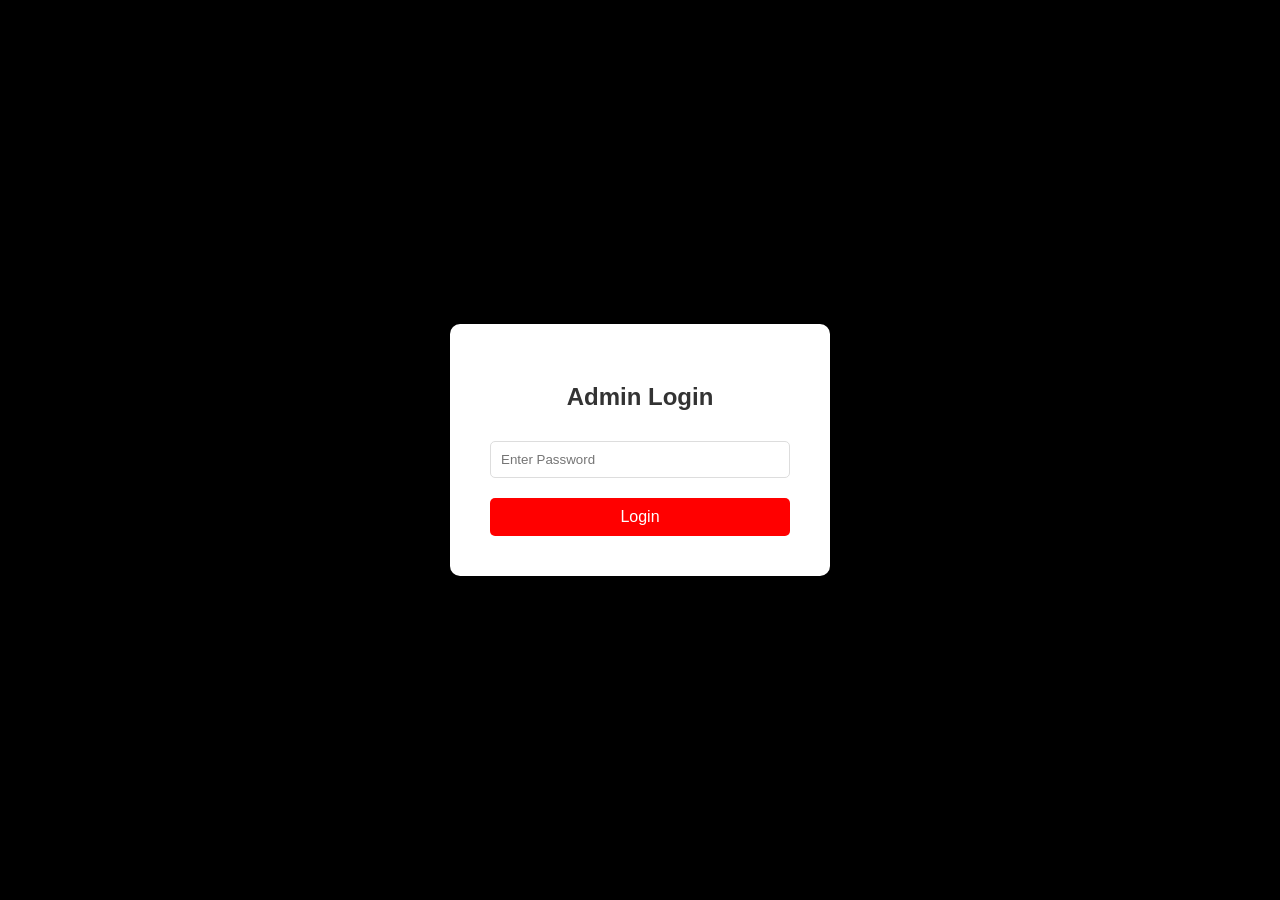
<file: gym-web/templates/admin_login.html>
<!DOCTYPE html>
<html>
<head>
    <title>Admin Login</title>
    <style>
        body {
            font-family: Arial, sans-serif;
            background: black;
            height: 100vh;
            display: flex;
            justify-content: center;
            align-items: center;
            margin: 0;
        }
        .login-box {
            background: white;
            padding: 40px;
            border-radius: 10px;
            box-shadow: 0 10px 30px rgba(0,0,0,0.2);
            width: 300px;
            max-width: 90%;
        }
        h2 {
            text-align: center;
            color: #333;
            margin-bottom: 30px;
        }
        input {
            width: 100%;
            padding: 10px;
            margin-bottom: 20px;
            border: 1px solid #ddd;
            border-radius: 5px;
            box-sizing: border-box;
        }
        button {
            width: 100%;
            padding: 10px;
            background: red;
            color: white;
            border: none;
            border-radius: 5px;
            cursor: pointer;
            font-size: 16px;
        }
        button:hover {
            background: #764ba2;
        }
        .error {
            color: red;
            text-align: center;
            margin-top: 10px;
        }
    </style>
</head>
<body>
    <div class="login-box">
        <h2>Admin Login</h2>
        <form method="post">
            <input type="password" name="password" placeholder="Enter Password" required>
            <button type="submit">Login</button>
        </form>
    </div>
</body>
</html>
</file>
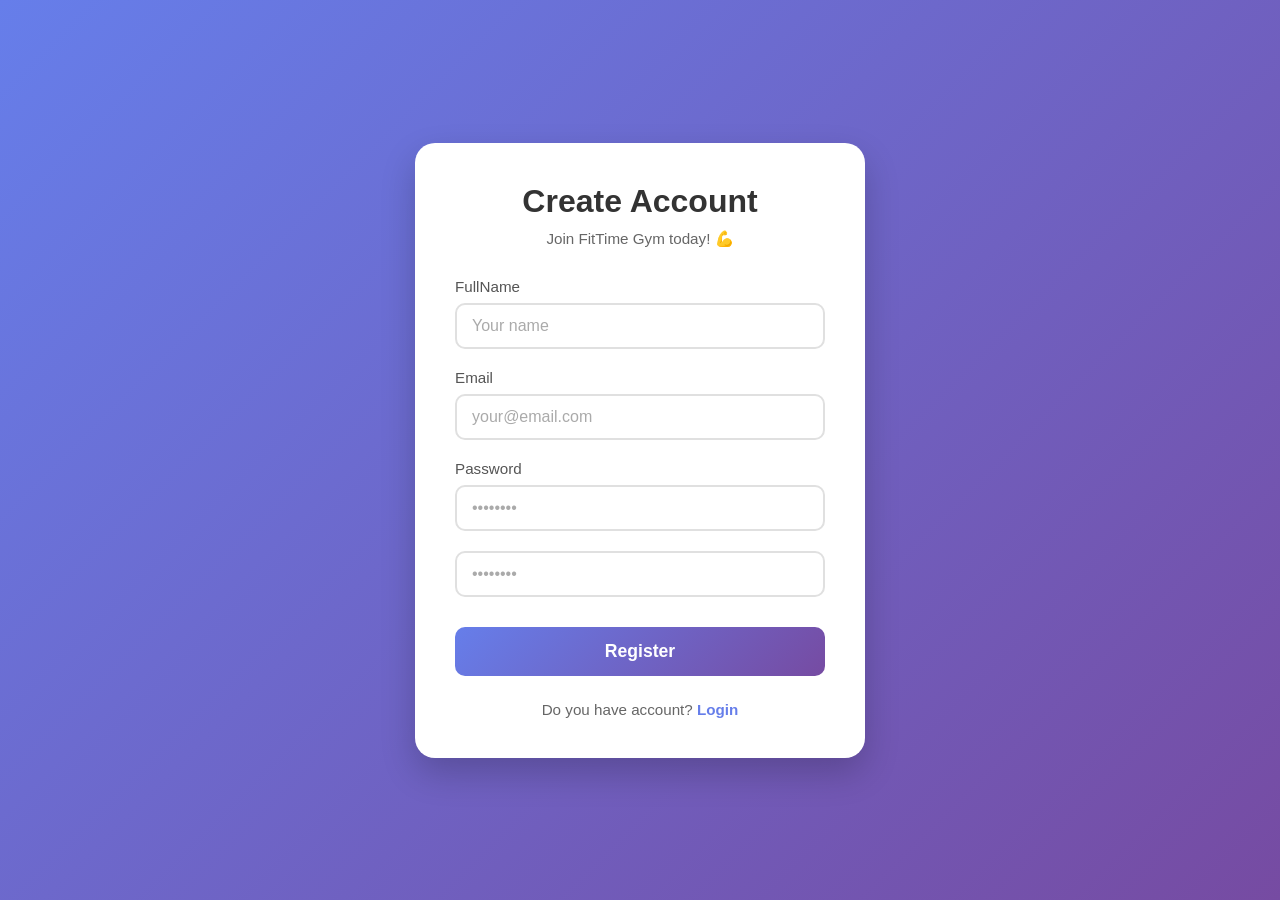
<file: gym-web/templates/register.html>
<!DOCTYPE html>
<html>
<head>
    <title>Register - FitTime</title>
    <meta name="viewport" content="width=device-width, initial-scale=1.0">
    <style>
        * {
            margin: 0;
            padding: 0;
            box-sizing: border-box;
            font-family: 'Segoe UI', Tahoma, Geneva, Verdana, sans-serif;
        }
        
        body {
            background: linear-gradient(135deg, #667eea 0%, #764ba2 100%);
            min-height: 100vh;
            display: flex;
            align-items: center;
            justify-content: center;
            padding: 20px;
        }
        
        .register-container {
            background: white;
            border-radius: 20px;
            box-shadow: 0 15px 35px rgba(0,0,0,0.2);
            width: 100%;
            max-width: 450px;
            padding: 40px;
        }
        
        .register-header {
            text-align: center;
            margin-bottom: 30px;
        }
        
        .register-header h1 {
            color: #333;
            font-size: 2rem;
            margin-bottom: 10px;
        }
        
        .register-header p {
            color: #666;
            font-size: 0.95rem;
        }
        
        .register-header p a {
            color: #667eea;
            text-decoration: none;
            font-weight: 600;
        }
        
        .form-group {
            margin-bottom: 20px;
        }
        
        .form-group label {
            display: block;
            margin-bottom: 8px;
            color: #555;
            font-weight: 500;
            font-size: 0.95rem;
        }
        
        .form-group input {
            width: 100%;
            padding: 12px 15px;
            border: 2px solid #e0e0e0;
            border-radius: 10px;
            font-size: 1rem;
            transition: all 0.3s ease;
        }
        
        .form-group input:focus {
            outline: none;
            border-color: #667eea;
            box-shadow: 0 0 0 3px rgba(102,126,234,0.1);
        }
        
        .form-group input::placeholder {
            color: #aaa;
        }
        
        .btn-register {
            width: 100%;
            padding: 14px;
            background: linear-gradient(135deg, #667eea 0%, #764ba2 100%);
            color: white;
            border: none;
            border-radius: 10px;
            font-size: 1.1rem;
            font-weight: 600;
            cursor: pointer;
            transition: transform 0.3s ease;
            margin-top: 10px;
        }
        
        .btn-register:hover {
            transform: translateY(-2px);
        }
        
        .btn-register:active {
            transform: translateY(0);
        }
        
        .login-link {
            text-align: center;
            margin-top: 25px;
            color: #666;
            font-size: 0.95rem;
        }
        
        .login-link a {
            color: #667eea;
            text-decoration: none;
            font-weight: 600;
        }
        
        .login-link a:hover {
            text-decoration: underline;
        }
        
        @media (max-width: 480px) {
            .register-container {
                padding: 25px;
            }
            
            .register-header h1 {
                font-size: 1.75rem;
            }
            
            .form-group input {
                padding: 10px 12px;
                font-size: 0.95rem;
            }
            
            .btn-register {
                padding: 12px;
                font-size: 1rem;
            }
        }
        
        @media (max-width: 320px) {
            .register-container {
                padding: 20px;
            }
            
            .register-header h1 {
                font-size: 1.5rem;
            }
        }
    </style>
</head>
<body>
    <div class="register-container">
        <div class="register-header">
            <h1>Create Account</h1>
            <p>Join FitTime Gym today! 💪</p>
        </div>
        
        <form action="/register" method="POST">
            <div class="form-group">
                <label for="name">FullName</label>
                <input type="text" id="name" name="name" placeholder="Your name" required>
            </div>
            
            <div class="form-group">
                <label for="email">Email</label>
                <input type="email" id="email" name="email" placeholder="your@email.com" required>
            </div>
            
            <div class="form-group">
                <label for="password">Password</label>
                <input type="password" id="password" name="password" placeholder="••••••••" required>
            </div>
            
            <div class="form-group">
                <label for="confirm_password"></label>
                <input type="password" id="confirm_password" name="confirm_password" placeholder="••••••••" required>
            </div>
            
            <button type="submit" class="btn-register">Register</button>
        </form>
        
        <div class="login-link">
            Do you have account? <a href="/user/login">Login</a>
        </div>
    </div>
</body>
</html>
</file>
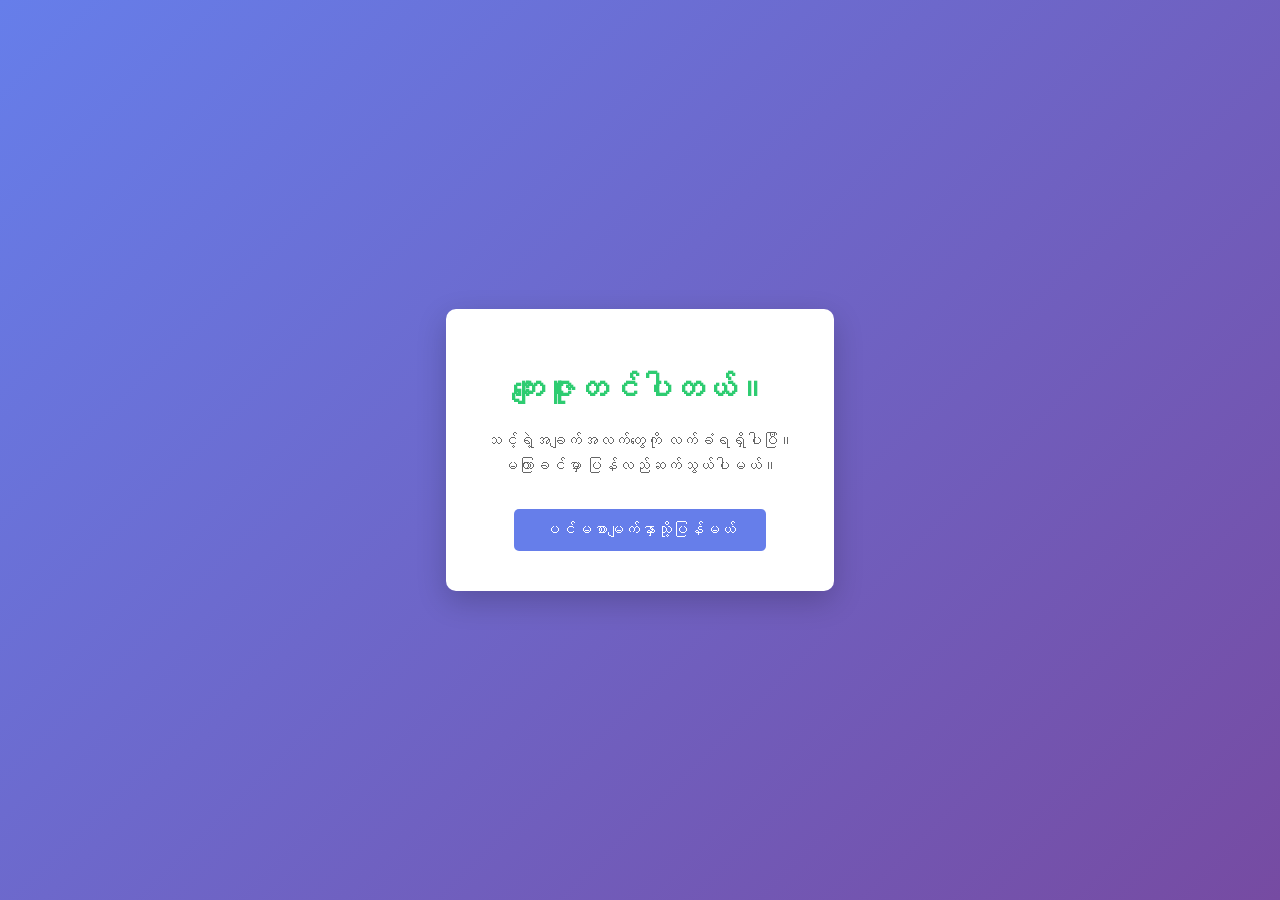
<file: gym-web/templates/thankyou.html>
<!DOCTYPE html>
<html>
<head>
    <title>Thank You</title>
    <style>
        body {
            font-family: Arial, sans-serif;
            background: linear-gradient(135deg, #667eea 0%, #764ba2 100%);
            height: 100vh;
            margin: 0;
            display: flex;
            justify-content: center;
            align-items: center;
            text-align: center;
        }
        .card {
            background: white;
            padding: 40px;
            border-radius: 10px;
            box-shadow: 0 10px 30px rgba(0,0,0,0.2);
            max-width: 400px;
        }
        h1 {
            color: #2ecc71;
            margin-bottom: 20px;
        }
        p {
            color: #666;
            line-height: 1.6;
            margin-bottom: 30px;
        }
        .btn {
            background: #667eea;
            color: white;
            padding: 12px 30px;
            text-decoration: none;
            border-radius: 5px;
            display: inline-block;
        }
        .btn:hover {
            background: #764ba2;
        }
    </style>
</head>
<body>
    <div class="card">
        <h1>ကျေးဇူးတင်ပါတယ်။</h1>
        <p>သင့်ရဲ့အချက်အလက်တွေကို လက်ခံရရှိပါပြီ။ <br>မကြာခင်မှာ ပြန်လည်ဆက်သွယ်ပါမယ်။</p>
        <a href="/" class="btn">ပင်မစာမျက်နှာသို့ပြန်မယ်</a>
    </div>
</body>
</html>
</file>
